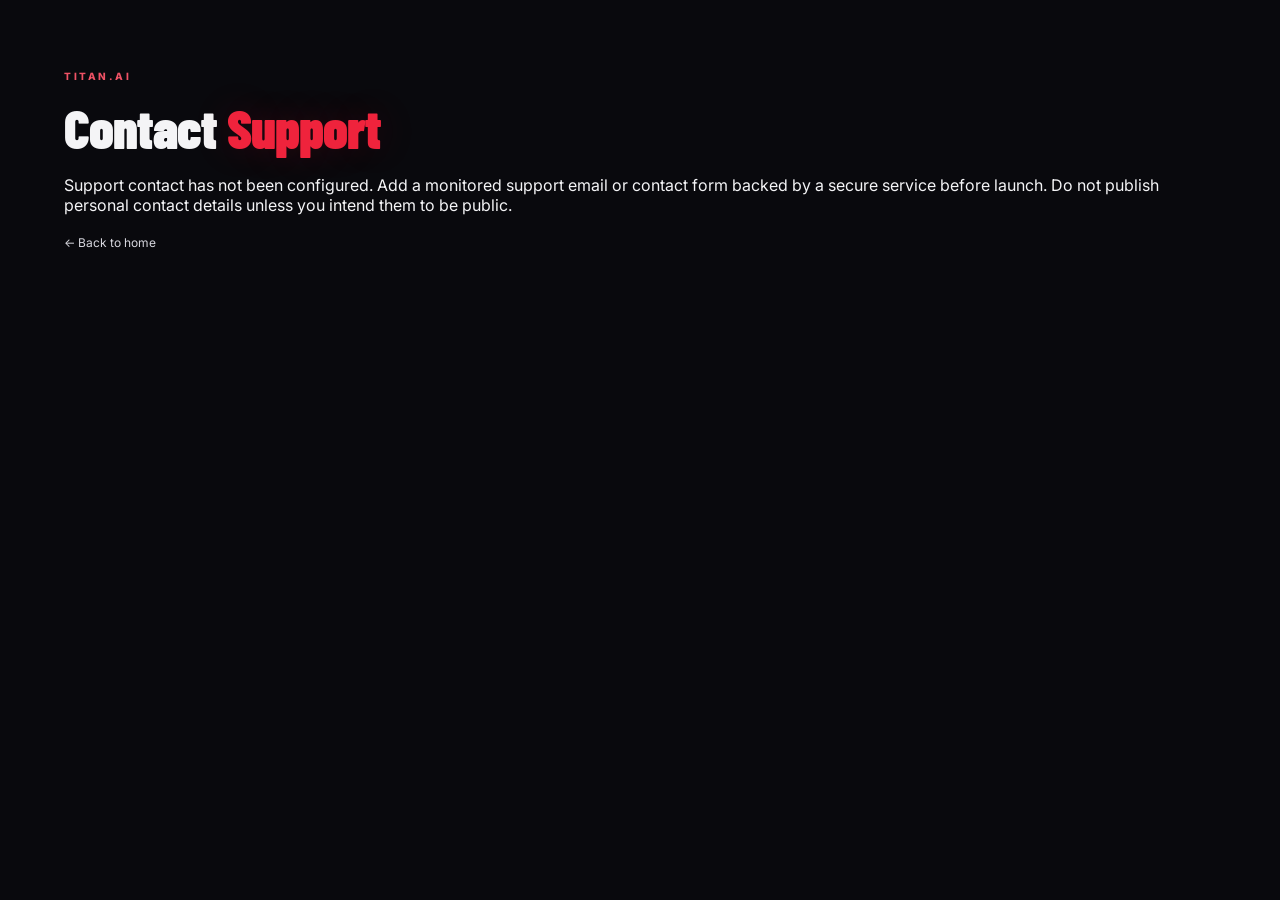
<file: contact.html>
<!doctype html><html lang="en"><meta charset="utf-8"><meta name="viewport" content="width=device-width,initial-scale=1"><title>Contact — TITAN.AI</title><link rel="stylesheet" href="style.css"><body><main class="section"><div class="eyebrow">TITAN.AI</div><h1 style="font-size:54px">Contact <span style="color:#ef233c">Support</span></h1><p>Support contact has not been configured. Add a monitored support email or contact form backed by a secure service before launch. Do not publish personal contact details unless you intend them to be public.</p><p><a class="text-link" href="index.html">← Back to home</a></p></main></body></html>
</file>
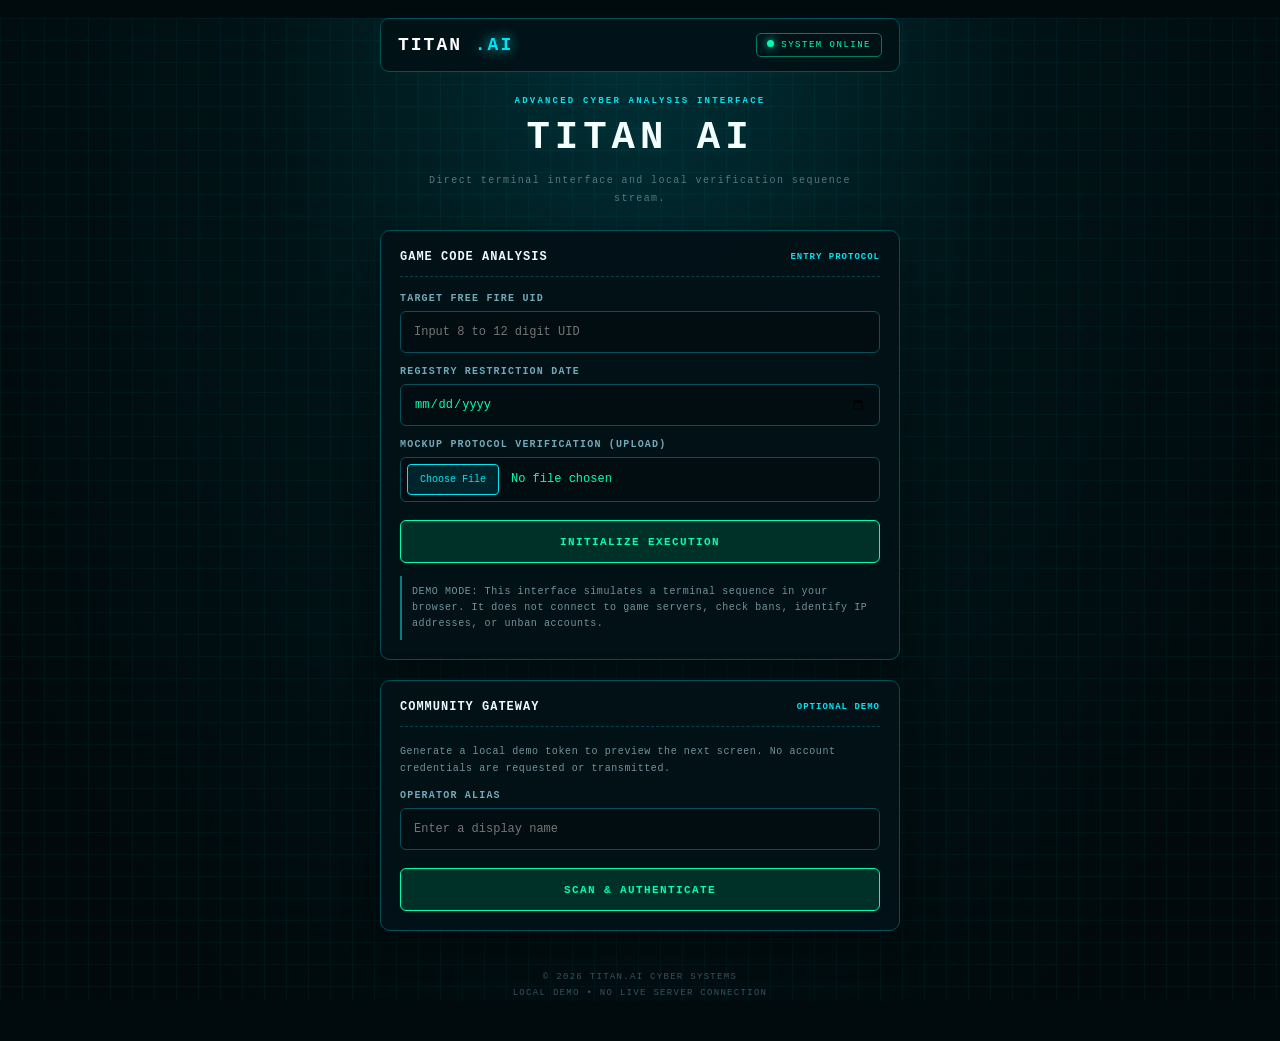
<file: index..html>
<!doctype html>
<html lang="en">
<head>
<meta charset="utf-8">
<meta name="viewport" content="width=device-width,initial-scale=1">
<meta name="theme-color" content="#001012">
<title>TITAN.AI — Cyber Interface</title>
<style>
:root{--bg:#010b0e;--panel:#031318;--line:#00505a;--cyan:#00e5f2;--green:#00ffb3;--muted:#527782;--white:#e8fbff}
*{box-sizing:border-box}
html{min-height:100%;background:var(--bg)}
body{margin:0;min-height:100vh;color:var(--white);font-family:"Courier New",monospace;background-color:var(--bg);background-image:linear-gradient(rgba(0,229,242,.045) 1px,transparent 1px),linear-gradient(90deg,rgba(0,229,242,.045) 1px,transparent 1px),radial-gradient(ellipse at 50% 0%,#003036 0%,#001316 42%,#01090c 85%);background-size:22px 22px,22px 22px,100% 100%;letter-spacing:.6px}
main{width:min(520px,calc(100% - 28px));margin:18px auto 40px}
.topbar{min-height:54px;border:1px solid var(--line);border-radius:9px;background:rgba(2,18,23,.94);display:flex;align-items:center;justify-content:space-between;padding:12px 17px;box-shadow:0 0 22px #00ddeb08}
.brand{font-size:18px;font-weight:bold;letter-spacing:2px;color:#fff}.brand span{color:var(--cyan);text-shadow:0 0 12px #00e5f2}
.status{font-size:9px;color:var(--green);border:1px solid #007b60;border-radius:5px;padding:6px 10px;letter-spacing:1.5px;white-space:nowrap}.dot{display:inline-block;width:7px;height:7px;background:var(--green);border-radius:50%;margin-right:7px;box-shadow:0 0 9px var(--green)}
.hero{text-align:center;padding:24px 8px 22px}.eyebrow{font-size:9px;letter-spacing:2.2px;color:var(--cyan);font-weight:bold}.hero h1{font-size:clamp(32px,7vw,39px);letter-spacing:5px;margin:10px 0 12px;color:#f4ffff;text-shadow:0 0 20px #00e5f218}.hero p{font-size:10px;line-height:1.8;letter-spacing:1.4px;color:#527782;margin:0 auto;max-width:430px}
.panel{border:1px solid var(--line);border-radius:10px;background:rgba(2,17,22,.96);padding:19px;box-shadow:0 10px 35px #0006}
.panel-head{display:flex;align-items:center;justify-content:space-between;gap:12px;border-bottom:1px dashed #06424b;padding-bottom:12px;margin-bottom:16px;font-size:12px;font-weight:bold;letter-spacing:1px}.protocol{font-size:9px;color:var(--cyan);white-space:nowrap}
label{display:block;font-size:10px;color:#72a9b8;letter-spacing:1.2px;font-weight:bold;margin:13px 0 7px}
input[type=text],input[type=date],input[type=file],input[type=password]{width:100%;min-height:42px;border:1px solid #07505b;border-radius:6px;background:#010d11;color:var(--green);padding:11px 13px;font:12px "Courier New",monospace;outline:none}
input:focus{border-color:var(--cyan);box-shadow:0 0 0 2px #00e5f216}input[type=file]{padding:6px;color:var(--green)}input[type=file]::file-selector-button{background:#00242b;color:var(--cyan);border:1px solid var(--cyan);padding:9px 12px;border-radius:4px;margin-right:12px;font:10px "Courier New",monospace}
button{cursor:pointer;font-family:inherit;letter-spacing:1.4px;font-weight:bold;transition:.18s ease}
.primary{width:100%;min-height:43px;margin-top:18px;background:#003128;border:1px solid var(--green);border-radius:6px;color:var(--green);font-size:11px;box-shadow:0 0 15px #00ffb30b}.primary:hover{background:#004638;box-shadow:0 0 18px #00ffb31c}.primary:disabled{opacity:.6;cursor:wait}
.notice{font-size:10px;line-height:1.6;color:#72939b;border-left:2px solid #087b84;padding:8px 10px;margin-top:13px}
.hidden{display:none!important}.results{margin-top:16px;border:1px solid #07505b;border-radius:8px;padding:14px;background:#010d11}.results h3{font-size:11px;color:var(--cyan);margin:0 0 13px;letter-spacing:1.5px}.progress-track{height:5px;background:#06252b;border-radius:5px;overflow:hidden;margin:10px 0 14px}.progress{height:100%;width:0;background:linear-gradient(90deg,var(--cyan),var(--green));transition:width .35s}.log{font-size:10px;line-height:1.9;color:#6ea7b3;overflow-wrap:anywhere}.log .ok{color:var(--green)}.community{margin-top:20px}.community p{font-size:10px;color:#72939b;line-height:1.7}.footer{text-align:center;margin:38px 0 0;color:#34545e;font-size:9px;letter-spacing:1.3px;line-height:1.8}.small-link{background:none;border:0;color:var(--cyan);text-decoration:underline;font-size:10px;padding:0}
@media(max-width:420px){main{margin-top:12px}.hero{padding:22px 4px 20px}.panel{padding:15px}.panel-head{font-size:11px}.hero p{font-size:9px}}
</style>
</head>
<body>
<main>
  <header class="topbar">
    <div class="brand">TITAN <span>.AI</span></div>
    <div class="status"><span class="dot"></span>SYSTEM ONLINE</div>
  </header>

  <section class="hero">
    <div class="eyebrow">ADVANCED CYBER ANALYSIS INTERFACE</div>
    <h1>TITAN AI</h1>
    <p>Direct terminal interface and local verification sequence stream.</p>
  </section>

  <section class="panel" aria-labelledby="formTitle">
    <div class="panel-head"><span id="formTitle">GAME CODE ANALYSIS</span><span class="protocol">ENTRY PROTOCOL</span></div>
    <form id="analysisForm">
      <label for="uid">TARGET FREE FIRE UID</label>
      <input id="uid" type="text" inputmode="numeric" autocomplete="off" minlength="8" maxlength="12" pattern="[0-9]{8,12}" placeholder="Input 8 to 12 digit UID" required>
      <label for="date">REGISTRY RESTRICTION DATE</label>
      <input id="date" type="date" required>
      <label for="file">MOCKUP PROTOCOL VERIFICATION (UPLOAD)</label>
      <input id="file" type="file" accept=".txt,.png,.jpg,.jpeg,.pdf">
      <button class="primary" id="runBtn" type="submit">INITIALIZE EXECUTION</button>
    </form>
    <div class="notice">DEMO MODE: This interface simulates a terminal sequence in your browser. It does not connect to game servers, check bans, identify IP addresses, or unban accounts.</div>
    <div class="results hidden" id="results" aria-live="polite">
      <h3>LOCAL SIMULATION STREAM</h3>
      <div id="progressText" class="log">Preparing demo...</div>
      <div class="progress-track"><div class="progress" id="progress"></div></div>
      <div id="log" class="log"></div>
    </div>
  </section>

  <section class="panel community">
    <div class="panel-head"><span>COMMUNITY GATEWAY</span><span class="protocol">OPTIONAL DEMO</span></div>
    <p>Generate a local demo token to preview the next screen. No account credentials are requested or transmitted.</p>
    <label for="alias">OPERATOR ALIAS</label>
    <input id="alias" type="text" maxlength="24" placeholder="Enter a display name">
    <button class="primary" id="authBtn" type="button">SCAN &amp; AUTHENTICATE</button>
    <div id="authResult" class="results hidden" aria-live="polite"></div>
    <button class="primary hidden" id="monitorBtn" type="button">PROCEED TO MONITOR</button>
  </section>

  <footer class="footer">© 2026 TITAN.AI CYBER SYSTEMS<br>LOCAL DEMO • NO LIVE SERVER CONNECTION</footer>
</main>
<script>
const $ = id => document.getElementById(id);
const sleep = ms => new Promise(resolve => setTimeout(resolve, ms));

$('analysisForm').addEventListener('submit', async event => {
  event.preventDefault();
  const uid = $('uid').value.trim();
  if (!/^\d{8,12}$/.test(uid)) {
    $('uid').setCustomValidity('Please enter an 8 to 12 digit numeric UID.');
    $('uid').reportValidity(); $('uid').setCustomValidity(''); return;
  }
  $('results').classList.remove('hidden');
  $('runBtn').disabled = true;
  $('progress').style.width = '0%';
  $('log').textContent = '';
  const lines = [
    '[OK] Local input format validated.',
    '[OK] Date field received.',
    '[INFO] ' + ($('file').files[0] ? 'Selected file: ' + $('file').files[0].name : 'No optional file selected.'),
    '[DEMO] No external server or account was contacted.',
    '[COMPLETE] Browser-only demonstration finished.'
  ];
  for (let i = 0; i < lines.length; i++) {
    await sleep(450);
    $('progress').style.width = ((i + 1) * 20) + '%';
    $('progressText').textContent = 'Simulated sequence: ' + ((i + 1) * 20) + '%';
    const row = document.createElement('div');
    row.className = 'ok'; row.textContent = lines[i]; $('log').appendChild(row);
  }
  $('runBtn').disabled = false;
  $('runBtn').textContent = 'EXECUTION COMPLETE — RUN AGAIN';
});

$('authBtn').addEventListener('click', () => {
  const alias = $('alias').value.trim();
  if (!alias) { $('alias').focus(); $('alias').placeholder = 'Please enter an alias first'; return; }
  const token = 'TITAN-DEMO-' + Math.random().toString(36).slice(2, 10).toUpperCase();
  const result = $('authResult');
  result.classList.remove('hidden');
  result.replaceChildren();
  const heading = document.createElement('h3'); heading.textContent = 'DEMO TOKEN GENERATED'; result.appendChild(heading);
  const line = document.createElement('div'); line.className = 'log'; line.textContent = 'Operator: ' + alias; result.appendChild(line);
  const tokenLine = document.createElement('div'); tokenLine.className = 'log ok'; tokenLine.textContent = token; result.appendChild(tokenLine);
  const note = document.createElement('div'); note.className = 'notice'; note.textContent = 'This token is for visual testing only and is not a real login credential.'; result.appendChild(note);
  $('monitorBtn').classList.remove('hidden');
});
$('monitorBtn').addEventListener('click', () => {
  const results = $('results');
  results.classList.remove('hidden');
  $('progressText').textContent = 'Monitor preview opened.';
  $('progress').style.width = '100%';
  $('log').textContent = 'DEMO MONITOR ACTIVE — no live account or network data is accessed.';
  window.scrollTo({top: results.getBoundingClientRect().top + window.scrollY - 20, behavior:'smooth'});
});
</script>
</body>
</html>
</file>
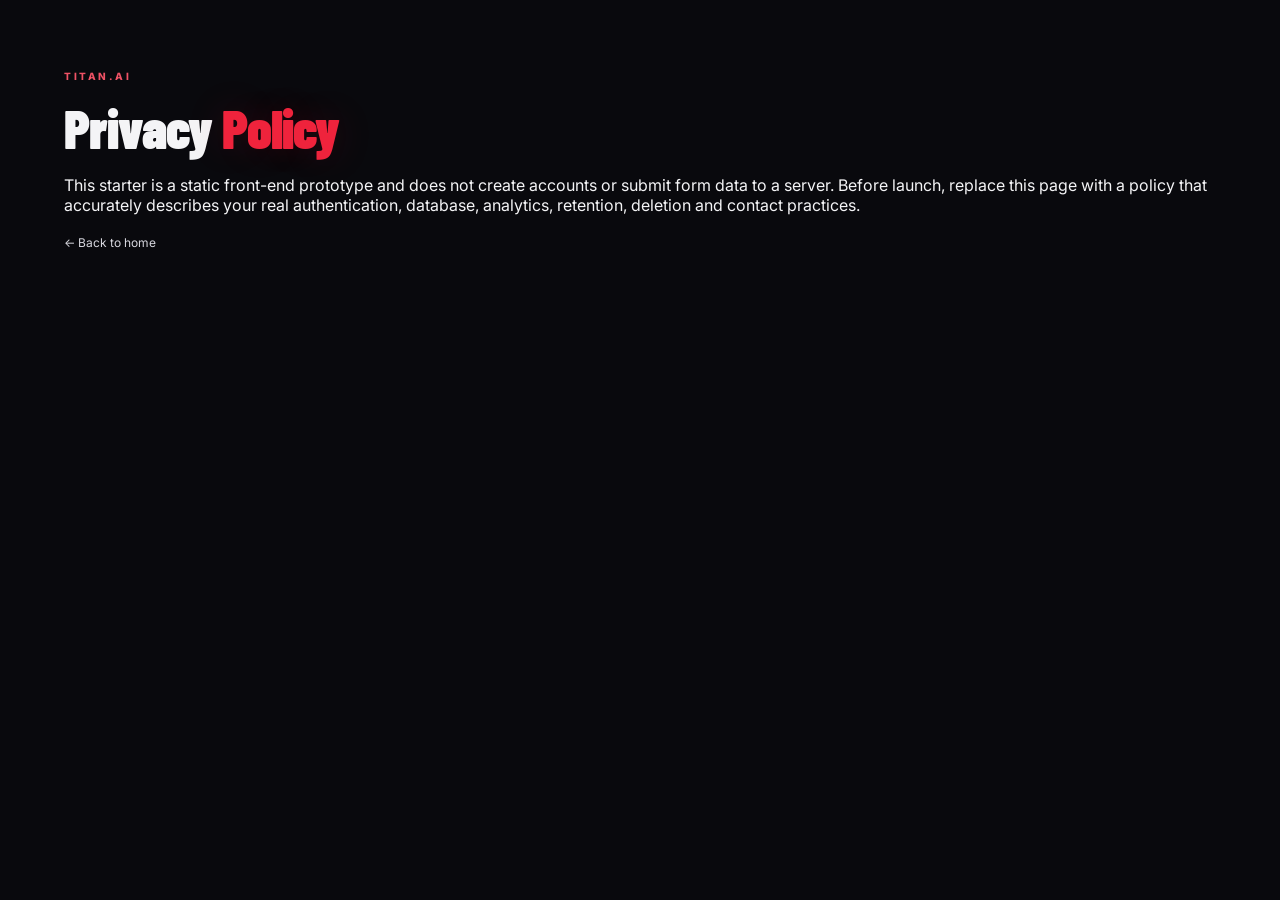
<file: privacy.html>
<!doctype html><html lang="en"><meta charset="utf-8"><meta name="viewport" content="width=device-width,initial-scale=1"><title>Privacy Policy — TITAN.AI</title><link rel="stylesheet" href="style.css"><body><main class="section"><div class="eyebrow">TITAN.AI</div><h1 style="font-size:54px">Privacy <span style="color:#ef233c">Policy</span></h1><p>This starter is a static front-end prototype and does not create accounts or submit form data to a server. Before launch, replace this page with a policy that accurately describes your real authentication, database, analytics, retention, deletion and contact practices.</p><p><a class="text-link" href="index.html">← Back to home</a></p></main></body></html>
</file>
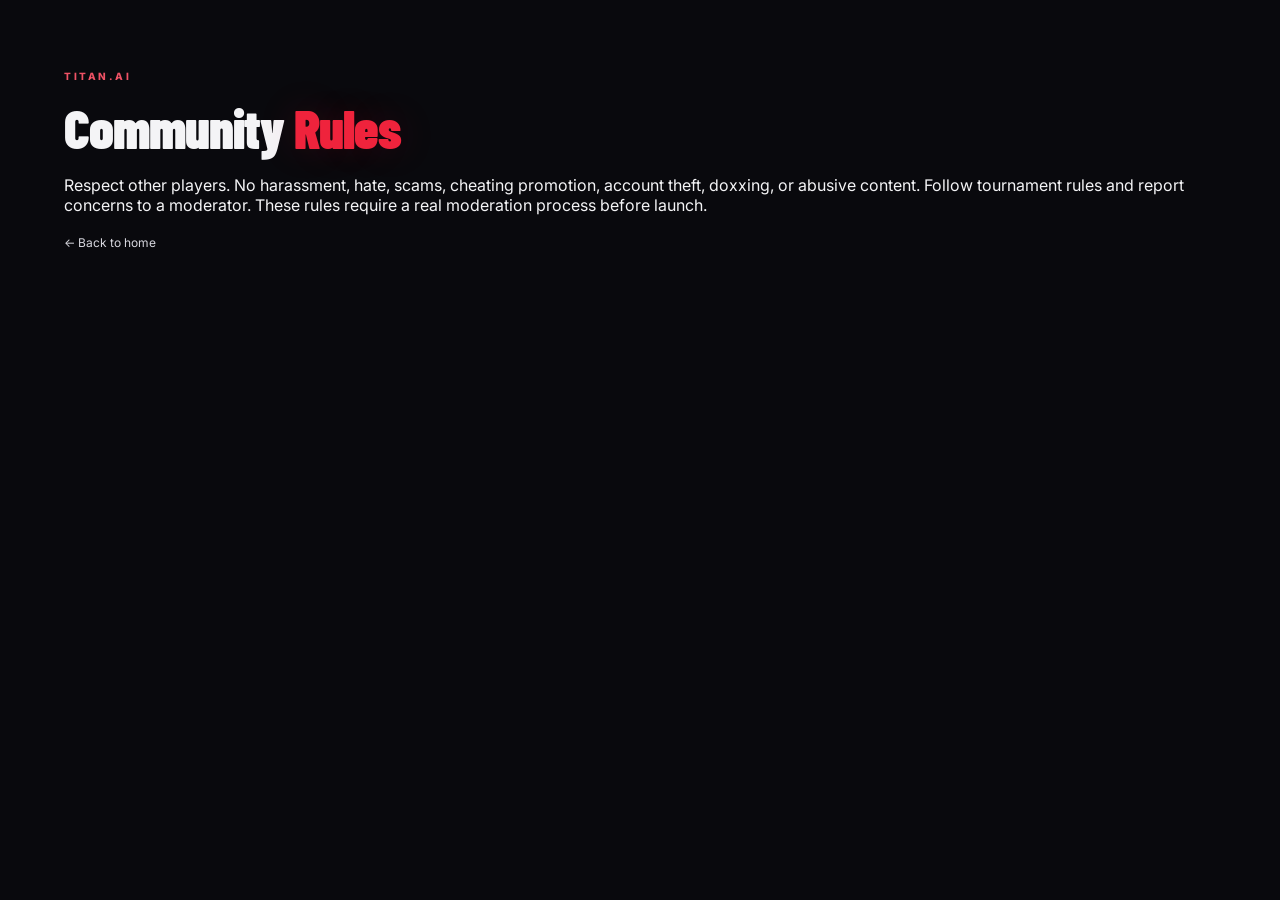
<file: rules.html>
<!doctype html><html lang="en"><meta charset="utf-8"><meta name="viewport" content="width=device-width,initial-scale=1"><title>Community Rules — TITAN.AI</title><link rel="stylesheet" href="style.css"><body><main class="section"><div class="eyebrow">TITAN.AI</div><h1 style="font-size:54px">Community <span style="color:#ef233c">Rules</span></h1><p>Respect other players. No harassment, hate, scams, cheating promotion, account theft, doxxing, or abusive content. Follow tournament rules and report concerns to a moderator. These rules require a real moderation process before launch.</p><p><a class="text-link" href="index.html">← Back to home</a></p></main></body></html>
</file>
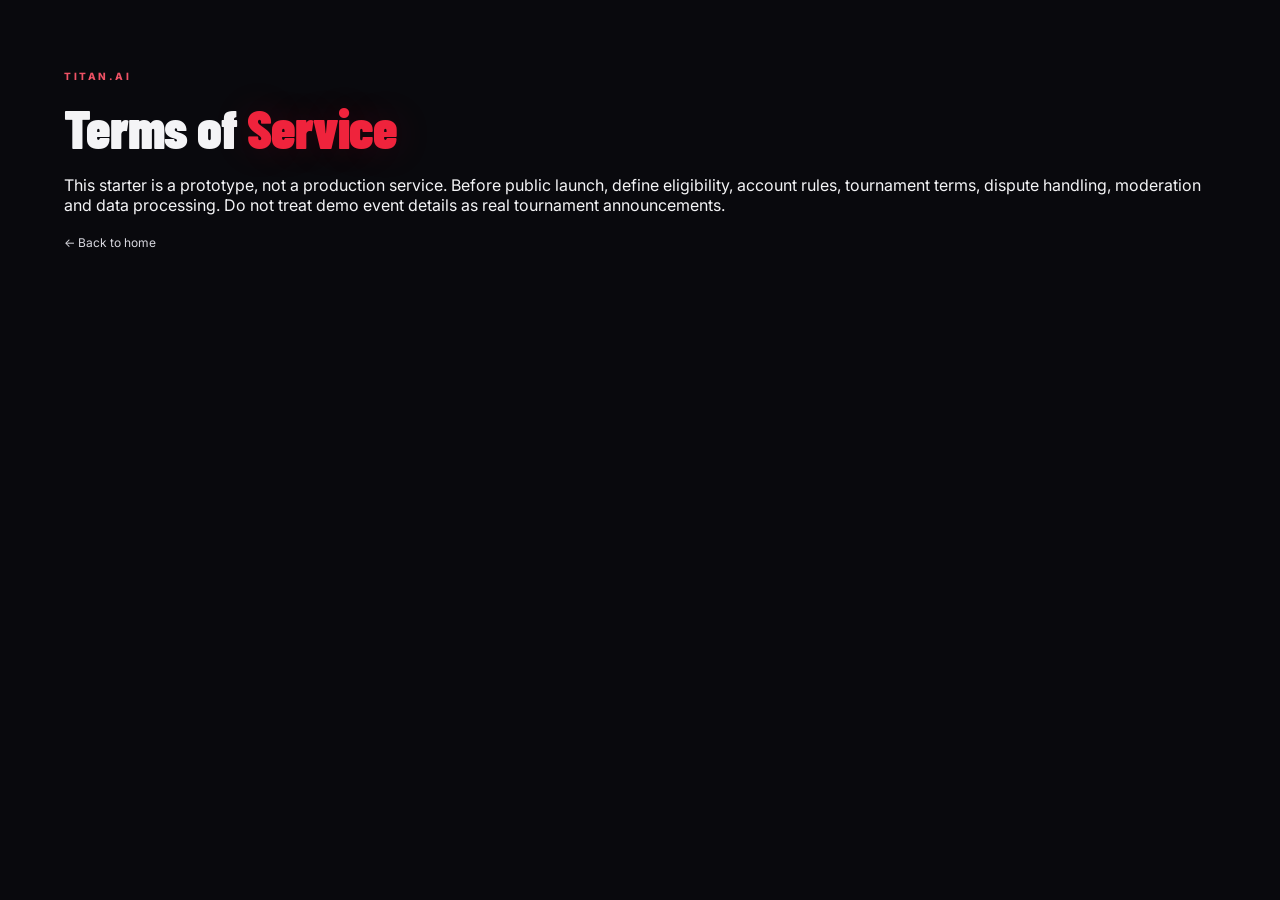
<file: terms.html>
<!doctype html><html lang="en"><meta charset="utf-8"><meta name="viewport" content="width=device-width,initial-scale=1"><title>Terms — TITAN.AI</title><link rel="stylesheet" href="style.css"><body><main class="section"><div class="eyebrow">TITAN.AI</div><h1 style="font-size:54px">Terms of <span style="color:#ef233c">Service</span></h1><p>This starter is a prototype, not a production service. Before public launch, define eligibility, account rules, tournament terms, dispute handling, moderation and data processing. Do not treat demo event details as real tournament announcements.</p><p><a class="text-link" href="index.html">← Back to home</a></p></main></body></html>
</file>
<file: style.css>
@import url('https://fonts.googleapis.com/css2?family=Barlow+Condensed:wght@500;600;700;800;900&family=Inter:wght@400;500;600;700;800&display=swap');
:root{--bg:#09090d;--panel:#111116;--panel2:#15151c;--red:#ef233c;--red2:#a80e25;--text:#f4f4f6;--muted:#9a9aa7;--line:#292932;--green:#72e3a2}
*{box-sizing:border-box}html{scroll-behavior:smooth;scroll-padding-top:90px}body{margin:0;background:var(--bg);color:var(--text);font-family:Inter,system-ui,sans-serif;overflow-x:hidden}button,a,input{font:inherit}button,a{-webkit-tap-highlight-color:transparent}a{color:inherit;text-decoration:none}button{cursor:pointer}.ambient{position:fixed;width:350px;height:350px;filter:blur(110px);opacity:.13;pointer-events:none;z-index:-1}.ambient-one{background:#d20b31;top:120px;left:-210px}.ambient-two{background:#7312a0;right:-230px;top:650px}.topbar{height:78px;position:sticky;top:0;z-index:10;background:rgba(9,9,13,.88);backdrop-filter:blur(18px);border-bottom:1px solid #22222a;display:flex;align-items:center;justify-content:space-between;padding:0 clamp(20px,5vw,78px)}.brand{display:flex;align-items:center;gap:11px}.brand-mark{width:39px;height:39px;display:grid;place-items:center;background:linear-gradient(145deg,#ff344d,#a00c25);clip-path:polygon(15% 0,100% 0,85% 100%,0 100%);font-family:'Barlow Condensed',sans-serif;font-size:27px;font-weight:900;color:white;box-shadow:0 0 22px #ef233c44}.brand strong{display:block;font-size:17px;letter-spacing:1.7px}.brand strong span{color:var(--red)}.brand small{display:block;font-size:8px;color:#9c9ca7;letter-spacing:2px;margin-top:3px}.topbar-right{display:flex;align-items:center;gap:22px}.clock{font-size:11px;color:#b8b8c1;display:flex;align-items:center;gap:8px}.live-dot,.status i{width:7px;height:7px;background:var(--green);border-radius:50%;box-shadow:0 0 10px #72e3a288}.outline-btn{border:1px solid #45454e;color:#fff;background:transparent;padding:10px 18px;border-radius:5px;font-size:12px;font-weight:700}.outline-btn:hover{border-color:var(--red)}.hero{min-height:600px;padding:80px clamp(20px,8vw,125px) 72px;display:grid;grid-template-columns:1.05fr .95fr;gap:45px;align-items:center;max-width:1500px;margin:auto}.eyebrow{font-size:10px;font-weight:800;letter-spacing:2.5px;color:#ef5265;display:flex;align-items:center;gap:10px}.eyebrow-line{height:2px;width:26px;background:var(--red)}h1,h2,h3,p{margin-top:0}h1{font-family:'Barlow Condensed',Impact,sans-serif;font-size:clamp(65px,8vw,112px);line-height:.86;letter-spacing:-1px;margin:23px 0 24px;font-weight:900}h1 span{color:var(--red);text-shadow:0 0 38px #ef233c2a}.hero-copy>p{max-width:500px;color:#aaaab5;font-size:14px;line-height:1.9}.hero-actions{display:flex;align-items:center;gap:25px;margin-top:28px;flex-wrap:wrap}.primary-btn{background:linear-gradient(110deg,#f12a43,#b20c29);border:0;border-radius:4px;color:#fff;padding:15px 19px;font-size:11px;font-weight:800;letter-spacing:1px;display:inline-flex;align-items:center;gap:23px;justify-content:center;box-shadow:0 8px 25px #d30d3025;transition:transform .2s,filter .2s}.primary-btn:hover{transform:translateY(-2px);filter:brightness(1.12)}.text-link{font-size:12px;color:#d7d7de}.text-link span{color:var(--red);padding-left:7px}.hero-metrics{display:flex;gap:30px;border-top:1px solid #282830;margin-top:50px;padding-top:20px}.hero-metrics div{display:flex;flex-direction:column;gap:7px}.hero-metrics strong{font-size:9px;letter-spacing:1.2px}.hero-metrics span{font-size:10px;color:#858591}.hero-art{min-height:380px;position:relative;display:grid;place-items:center;isolation:isolate}.hero-art:before{content:"";position:absolute;inset:12%;background:radial-gradient(circle,#d9153428,transparent 65%);z-index:-2}.ring{position:absolute;border:1px solid #ef233c44;border-radius:50%;transform:rotate(-23deg)}.ring-outer{width:min(100%,390px);aspect-ratio:1;border-style:dashed;animation:spin 38s linear infinite}.ring-inner{width:min(76%,300px);aspect-ratio:1;border-color:#fff1;box-shadow:0 0 50px #ef233c0d,inset 0 0 50px #ef233c0d}.hero-emblem{width:190px;height:210px;display:flex;align-items:center;justify-content:center;flex-direction:column;clip-path:polygon(16% 0,84% 0,100% 75%,50% 100%,0 75%);background:linear-gradient(145deg,#282831,#101015 55%,#3c0914);border:1px solid #f13a50;filter:drop-shadow(0 0 25px #ef233c33);animation:float 4s ease-in-out infinite}.hero-emblem span{font-family:'Barlow Condensed',sans-serif;font-size:125px;font-weight:900;line-height:.8;color:#f4f4f5;text-shadow:4px 5px 0 #c31331}.hero-emblem i{font-size:14px;font-style:normal;letter-spacing:8px;color:#ff4057;margin-left:7px}.hero-stamp{position:absolute;right:2%;top:19%;font-family:'Barlow Condensed',sans-serif;font-size:22px;line-height:.85;transform:rotate(8deg);color:#b9b9c3}.hero-stamp b{color:var(--red);font-size:28px}.art-bottom{position:absolute;bottom:2%;left:7%;right:7%;display:flex;justify-content:space-between;color:#71717d;font-size:8px;letter-spacing:2px}.crosshair{position:absolute;width:18px;height:18px;border:1px solid #ef233c77}.crosshair-a{top:17%;left:12%}.crosshair-b{right:10%;bottom:17%}.section{max-width:1300px;margin:0 auto;padding:70px clamp(20px,5vw,70px)}.section-head{display:flex;justify-content:space-between;align-items:end;gap:20px;margin-bottom:27px}.section-head h2,.join-banner h2{font-size:clamp(30px,4vw,44px);letter-spacing:-1.5px;margin:9px 0 0}.section-head h2 span,.join-banner h2 span{color:var(--red)}.demo-badge{font-size:8px;letter-spacing:1.4px;color:#ff687b;border:1px solid #7c2535;padding:7px 9px;border-radius:3px;white-space:nowrap}.event-grid{display:grid;grid-template-columns:repeat(3,1fr);gap:15px}.event-card{background:linear-gradient(145deg,#15151c,#0e0e13);border:1px solid #292932;border-radius:7px;padding:21px;position:relative;overflow:hidden;transition:transform .2s,border-color .2s}.event-card:hover{transform:translateY(-4px);border-color:#75303b}.event-card.featured{border-color:#77303d;background:linear-gradient(145deg,#211117,#111116 70%)}.event-card.featured:after{content:"";position:absolute;right:-40px;top:-70px;width:160px;height:160px;border-radius:50%;background:#ed1e3b16;filter:blur(20px)}.event-top{display:flex;align-items:center;justify-content:space-between;gap:10px}.event-tag,.status{font-size:8px;letter-spacing:1px;font-weight:800}.event-tag{color:#ff596d}.muted-tag{color:#9d9da8}.status{display:flex;align-items:center;gap:6px;color:#8be2ad}.status i{width:5px;height:5px}.status.neutral{color:#a6a6b0}.status.neutral i{background:#777783;box-shadow:none}.event-symbol{font-size:37px;color:var(--red);margin:28px 0 13px;text-shadow:0 0 25px #ef233c55}.symbol-muted{color:#797985}.event-card h3{font-size:20px;margin-bottom:7px}.event-card p{font-size:11px;color:#9696a2;line-height:1.7;min-height:35px}.event-meta{display:flex;flex-direction:column;gap:9px;border-top:1px solid #2a2a33;padding-top:15px;color:#b5b5be;font-size:10px}.card-btn{display:flex;width:100%;justify-content:space-between;align-items:center;background:#202027;border:1px solid #34343d;color:#eee;padding:12px 13px;border-radius:4px;margin-top:20px;font-size:11px;font-weight:700}.card-btn span{color:#ff4057}.feature-grid{display:grid;grid-template-columns:repeat(3,1fr);gap:15px}.feature-card{border:1px solid #282830;background:#101015;padding:25px;border-radius:6px}.feature-icon{width:40px;height:40px;display:grid;place-items:center;border:1px solid #7a2736;color:#ff4057;background:#ed233b10;border-radius:5px;font-size:21px;margin-bottom:20px}.feature-card h3{font-size:15px}.feature-card p{font-size:12px;color:#9999a5;line-height:1.8;margin-bottom:0}.leaderboard{border:1px solid #2b2b34;border-radius:6px;overflow:hidden}.leader-row{display:grid;grid-template-columns:1.6fr 1fr .4fr;align-items:center;gap:15px;padding:16px 20px;border-bottom:1px solid #24242c;font-size:11px;color:#b8b8c2}.leader-row:last-child{border-bottom:0}.leader-row>span:first-child{display:flex;align-items:center;gap:12px}.leader-row>span:first-child>span:last-child{display:flex;flex-direction:column;gap:4px}.leader-row strong{color:#f1f1f4}.leader-row small{font-size:9px;color:#81818c}.leader-head{font-size:8px;letter-spacing:1.4px;color:#777783;background:#111116}.rank{font-family:'Barlow Condensed',sans-serif;font-size:17px;color:#9999a5}.rank-gold{color:#f4c56b}.player-dot{width:31px;height:31px;border-radius:50%;display:grid;place-items:center;background:#292029;border:1px solid #55303b;color:#ff586d;font-weight:800}.small-note{font-size:10px;color:#777783;margin:12px 0 0}.join-banner{max-width:1160px;margin:30px auto 80px;padding:36px clamp(20px,5vw,45px);background:linear-gradient(105deg,#271018,#151116 60%,#101015);border:1px solid #5a2631;border-radius:7px;display:flex;align-items:center;justify-content:space-between;gap:25px}.join-banner p{font-size:12px;color:#a5a5af;margin:10px 0 0}footer{border-top:1px solid #25252d;padding:30px clamp(20px,5vw,70px);display:flex;align-items:center;gap:30px;flex-wrap:wrap}footer nav{display:flex;gap:18px;flex-wrap:wrap;margin-left:auto}footer nav a{font-size:10px;color:#a4a4af}footer nav a:hover{color:#fff}footer>p{width:100%;font-size:9px;color:#666672;margin:0}.auth-dialog{width:min(94vw,440px);max-height:90vh;overflow:auto;background:#111116;color:#f4f4f6;border:1px solid #3c3036;border-radius:10px;padding:30px;box-shadow:0 25px 100px #000c;position:relative}.auth-dialog::backdrop{background:#000b;backdrop-filter:blur(6px)}.dialog-close{position:absolute;right:15px;top:12px;border:0;background:transparent;color:#a5a5af;font-size:27px}.auth-logo{display:flex;justify-content:center;margin-bottom:15px}.auth-logo .brand-mark{width:45px;height:45px;font-size:30px}.centered{justify-content:center;font-size:8px}.auth-dialog h2{text-align:center;font-size:24px;margin:9px 0}.auth-dialog h2 span{color:var(--red)}.auth-intro{text-align:center;font-size:11px;color:#a0a0aa;line-height:1.7;margin-bottom:20px}.auth-tabs{display:grid;grid-template-columns:1fr 1fr;background:#09090d;padding:4px;border-radius:5px;margin-bottom:20px}.auth-tabs button{background:transparent;border:0;color:#8e8e99;padding:10px;font-size:11px;border-radius:4px}.auth-tabs button.active{background:#2a171d;color:#fff;border:1px solid #6d2936}.auth-dialog form{display:flex;flex-direction:column;gap:13px}.auth-dialog label{display:flex;flex-direction:column;gap:7px;font-size:10px;color:#c5c5cd}.auth-dialog input:not([type=checkbox]){width:100%;background:#09090d;border:1px solid #34343e;color:#fff;padding:12px;border-radius:4px;outline:none;font-size:12px}.auth-dialog input:focus{border-color:#e52b44}.password-wrap{display:flex;align-items:center;position:relative}.password-wrap input{padding-right:55px!important}.password-wrap button{position:absolute;right:8px;border:0;background:transparent;color:#ff6478;font-size:10px}.hidden{display:none!important}.terms-check{display:flex!important;flex-direction:row!important;align-items:center;line-height:1.6}.terms-check input{accent-color:var(--red)}.terms-check a{color:#ff6478;text-decoration:underline}.auth-submit{width:100%;margin-top:4px}.separator{display:flex;align-items:center;gap:12px;color:#777783;font-size:9px;margin:18px 0}.separator:before,.separator:after{content:"";height:1px;background:#303039;flex:1}.google-btn,.phone-btn{width:100%;border:1px solid #383842;background:#19191f;color:#eee;padding:12px;border-radius:4px;font-size:11px;font-weight:700;display:flex;justify-content:center;align-items:center;gap:10px;margin-bottom:9px}.google-g{font-size:17px;font-weight:800;background:conic-gradient(from -45deg,#4285f4 0 25%,#34a853 25% 50%,#fbbc05 50% 75%,#ea4335 75%);color:transparent;background-clip:text}.auth-status{background:#201b12;border:1px solid #574323;color:#e6c786;font-size:10px;line-height:1.6;padding:10px;border-radius:4px;margin:10px 0}.security-note{display:block;text-align:center;color:#777783;font-size:9px;line-height:1.6}.toast{position:fixed;bottom:22px;left:50%;transform:translate(-50%,20px);opacity:0;pointer-events:none;background:#21171c;border:1px solid #713040;color:#fff;padding:12px 18px;border-radius:5px;font-size:11px;z-index:30;transition:.25s;max-width:90vw;text-align:center}.toast.show{opacity:1;transform:translate(-50%,0)}@keyframes spin{to{transform:rotate(337deg)}}@keyframes float{0%,100%{transform:translateY(0)}50%{transform:translateY(-9px)}}@media(max-width:850px){.hero{grid-template-columns:1fr;gap:10px;padding-top:60px}.hero-art{min-height:320px;grid-row:1}.hero-copy{grid-row:2}.hero-metrics{margin-top:35px}.event-grid{grid-template-columns:1fr 1fr}.event-card:last-child{grid-column:span 2}.feature-grid{grid-template-columns:1fr}.join-banner{margin-left:20px;margin-right:20px}footer nav{margin-left:0}}@media(max-width:560px){.topbar{height:67px;padding:0 16px}.brand-mark{width:34px;height:34px}.clock{font-size:9px}.topbar-right{gap:10px}.outline-btn{padding:9px 12px;font-size:10px}.hero{padding:45px 20px 45px}.hero-art{min-height:260px}.hero-emblem{width:145px;height:165px}.hero-emblem span{font-size:100px}.ring-outer{width:250px}.ring-inner{width:190px}.hero-stamp{font-size:16px}.hero-stamp b{font-size:20px}h1{font-size:70px}.hero-metrics{gap:15px}.hero-metrics strong{font-size:8px}.hero-metrics span{font-size:9px}.section{padding:48px 18px}.section-head{align-items:start}.section-head h2{font-size:32px}.event-grid{grid-template-columns:1fr}.event-card:last-child{grid-column:auto}.join-banner{margin-top:20px;margin-bottom:55px;align-items:flex-start;flex-direction:column}.join-banner h2{font-size:31px}footer{gap:20px}footer nav{gap:13px}.leader-row{padding:13px 10px;grid-template-columns:1.5fr .8fr .35fr;font-size:9px}.player-dot{width:26px;height:26px}.leader-row>span:first-child{gap:7px}.auth-dialog{padding:25px 20px}}
@media(prefers-reduced-motion:reduce){*,*::before,*::after{animation-duration:.01ms!important;animation-iteration-count:1!important;scroll-behavior:auto!important;transition-duration:.01ms!important}}

\n/* UID lookup section */
.uid-lookup-card { max-width: 760px; }
.uid-lookup-card > p { color: var(--muted, #a6a6b2); line-height: 1.7; }
.uid-form { margin-top: 22px; }
.uid-form label { display:block; margin-bottom:9px; font-weight:700; }
.uid-input-row { display:flex; gap:12px; }
.uid-input-row input { flex:1; min-width:0; border:1px solid rgba(255,255,255,.16); border-radius:10px; padding:14px 16px; color:#fff; background:#111117; }
.uid-input-row .primary-btn { white-space:nowrap; }
@media (max-width:560px) { .uid-input-row { flex-direction:column; } }

/* Local game-code analysis panel */
.analysis-extra{display:grid;grid-template-columns:1fr 1fr;gap:14px;margin-top:16px}
.analysis-extra label{display:flex;flex-direction:column;gap:8px;color:var(--muted,#a7a7b8);font-size:.82rem}
.analysis-extra input{width:100%;min-width:0;padding:12px;border:1px solid rgba(255,255,255,.13);border-radius:10px;background:rgba(5,7,14,.8);color:#f4f4fa}
.analysis-progress{height:5px;margin-top:18px;border-radius:9px;background:rgba(255,255,255,.1);overflow:hidden}
#analysis-progress-fill{width:0;height:100%;background:linear-gradient(90deg,#00e5ff,#9d5cff);transition:width .35s ease}
@media(max-width:640px){.analysis-extra{grid-template-columns:1fr}.uid-input-row{align-items:stretch}}
</file>
